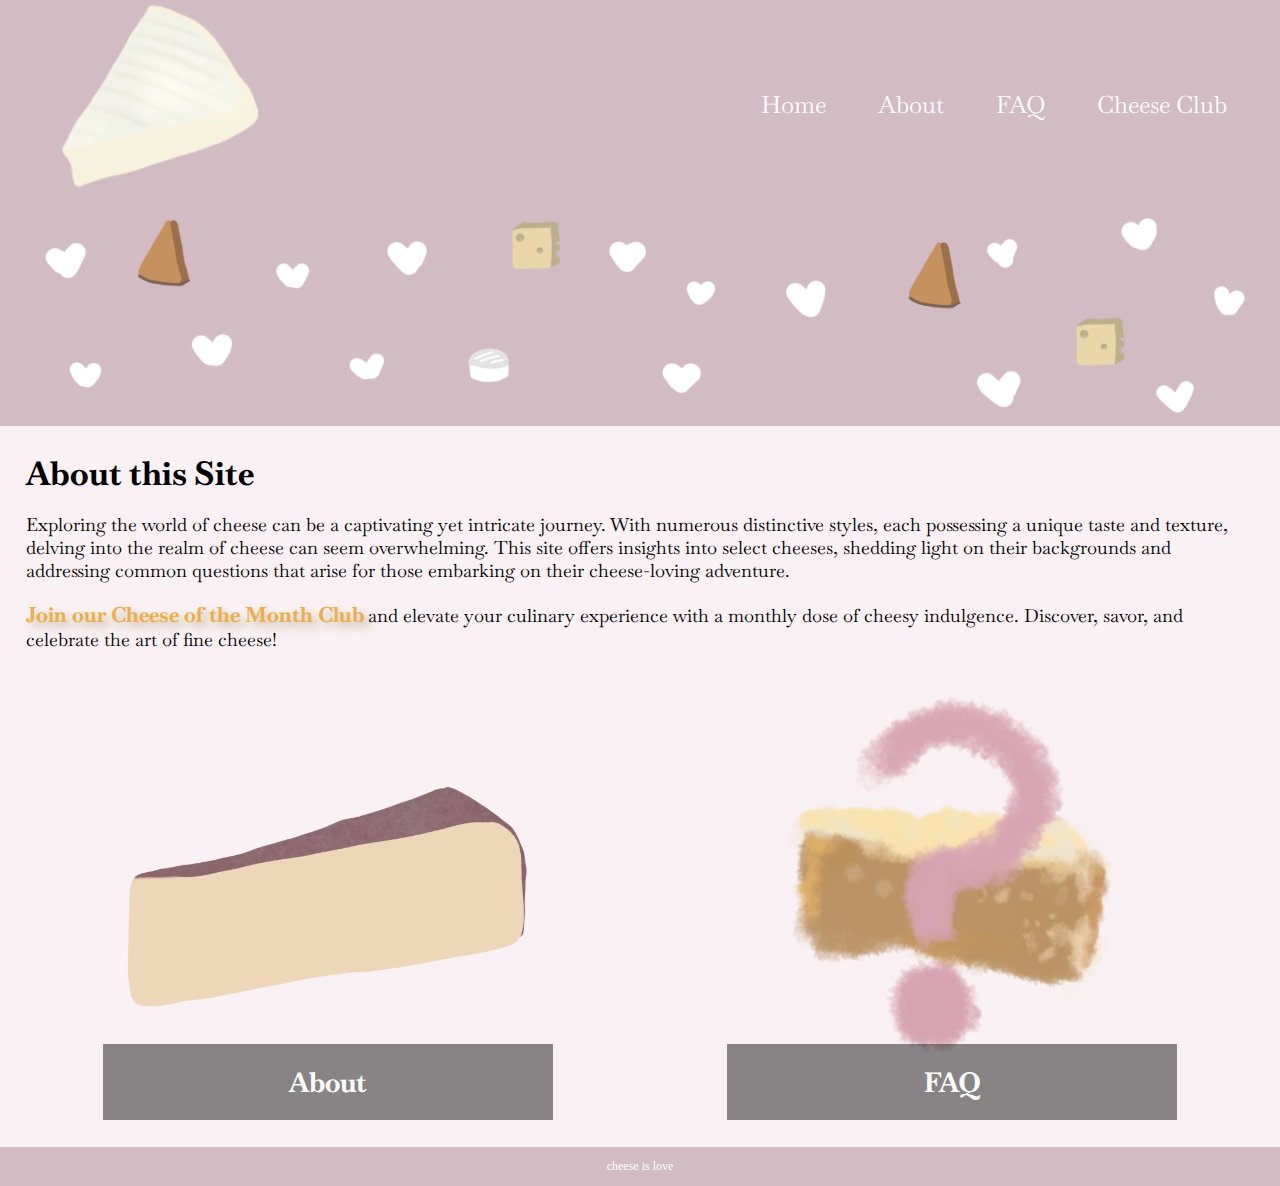
<file: index.html>
<!DOCTYPE html>
<!--This website was created by Megan Bawden-->
<html lang = "en">
<head>

	<title>Cheese</title>
	<meta charset="utf-8">
	<link rel="stylesheet" href="css/styles.css">
	<meta name="viewport" content="width=device-width, initial-scale=1">
	<link rel="preconnect" href="https://fonts.googleapis.com">
<link rel="preconnect" href="https://fonts.gstatic.com" crossorigin>
<link href="https://fonts.googleapis.com/css2?family=Baskervville&display=swap" rel="stylesheet">
	<link rel="shortcut icon" href="images/favicon.ico">
	<link rel="icon" type="image/png" sizes="32x32" href="images/favicon-32.png">
	<link rel="apple-touch-icon" sizes="180x180" href="images/apple-touch-icon.png"> 
	<link rel="icon" sizes="192x192" href="images/android-chrome-192.png"> 
	 	 
</head>
  

  
	<body>
	


	<div id = "container">

		 <!-- Use the header area for the website name or logo --> 
		<header>
		<a href = "index.html"><img src= "images/lilbrie.png" alt= "stars logo"></a>
		</header>
		
		<!-- Use the nav area to add hyperlinks to other pages within the website --> 	
		<nav>
			<ul>
				<li><a href="index.html">Home</a></li> 
				<li><a href="about.html">About</a></li>
				<li><a href="faq.html">FAQ</a></li>
				<li><a href="club.html">Cheese Club</a></li>
			</ul> 
		</nav>
		
		<!--hero image-->
		<div id = "hero" class="tablet-desktop">
			<img src="images/sm-chz-hearts.png"> 
		</div>
		<!-- Use the main area to add main content of the webpage--> 	
		<main>
		<div class="mobile">
			<h1>About this Site</h1>
			<p>Exploring the world of cheese can be a captivating yet intricate journey. With numerous distinctive styles, each possessing a unique taste and texture, delving into the realm of cheese can seem overwhelming. 
			This site offers insights into select cheeses, shedding light on their backgrounds and addressing common questions that arise for those embarking on their cheese-loving adventure. </p>
		</div>
		<div class = "tablet-desktop">	
			<h1>About this Site</h1>
			<p>Exploring the world of cheese can be a captivating yet intricate journey. With numerous distinctive styles, each possessing a unique taste and texture, delving into the realm of cheese can seem overwhelming. 
			This site offers insights into select cheeses, shedding light on their backgrounds and addressing common questions that arise for those embarking on their cheese-loving adventure.</p>
			
			
			
			
			<p> <a class= external-link href="club.html" id="popup-link"><span class = "action">Join our Cheese of the Month Club</span> </a> and elevate your culinary experience with a monthly dose of cheesy indulgence. Discover, savor, and celebrate the art of fine cheese!</p>
			
		</div>
			<div class="grid">
				<figure class="frame">
					<a href="about.html"><img src="images/merlot.png"></a> 
					<figcaption class="pic-text">About</figcaption> 
				</figure>
				<figure class="frame">
					<a href="faq.html"><img src="images/parmq.png"></a> 
					<figcaption class="pic-text">FAQ</figcaption> 
				</figure>
			</div>
			 
		</main>
		 <!-- Use the footer area to add webpage footer content --> 
		<footer>
			<p>cheese is love<p>
		</footer>
	
	</div>
	
</body>

</html>
</file>
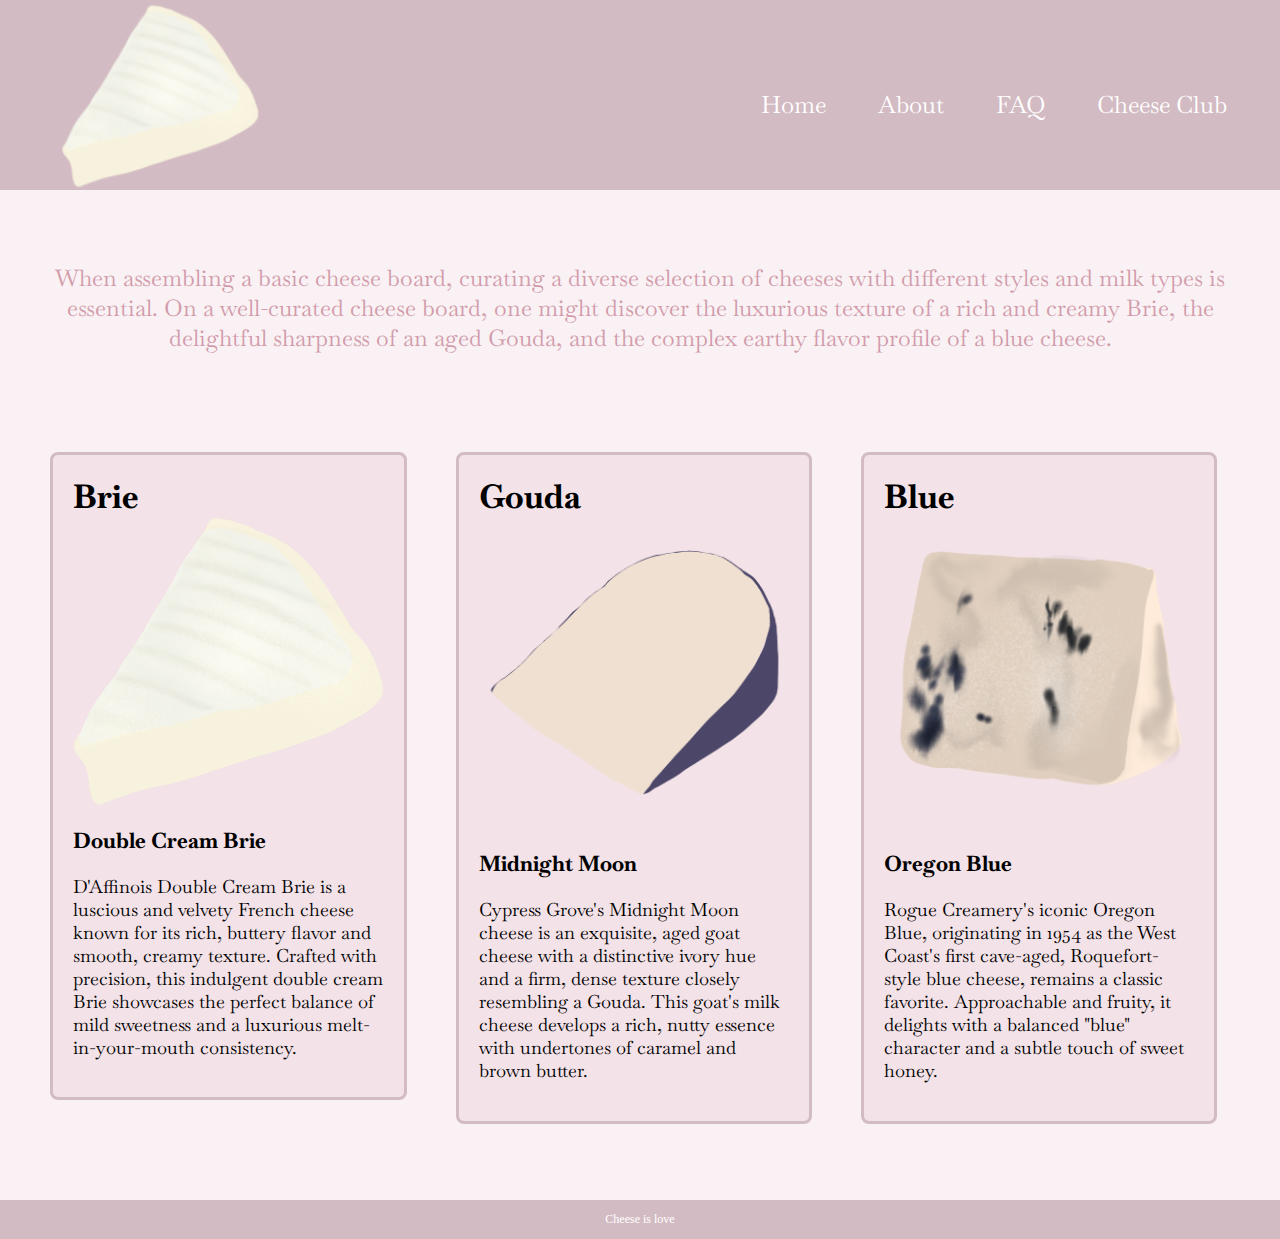
<file: about.html>
<!DOCTYPE html>
<!--This website was created by Megan Bawden-->
<html lang = "en">
<head>
	<title>Cheese</title>
	<meta charset="utf-8">
	<link rel="stylesheet" href="css/styles.css">
	<meta name="viewport" content="width=device-width, initial-scale=1">
	<link rel="preconnect" href="https://fonts.googleapis.com">
<link rel="preconnect" href="https://fonts.gstatic.com" crossorigin>
<link href="https://fonts.googleapis.com/css2?family=Baskervville&display=swap" rel="stylesheet">
	<link rel="shortcut icon" href="images/favicon.ico">
	<link rel="icon" type="image/png" sizes="32x32" href="images/favicon-32.png">
	<link rel="apple-touch-icon" sizes="180x180" href="images/apple-touch-icon.png"> 
	<link rel="icon" sizes="192x192" href="images/android-chrome-192.png"> 
	 
</head>
<body>

	<section id="container">

		 <!-- Use the header area for the website name or logo --> 
		<header>
		
		<a href = "index.html"><img src= "images/lilbrie.png" alt= "stars logo" ></a>
		</header>
			
		<!-- Use the nav area to add hyperlinks to other pages within the website --> 	
		<nav>
			<ul>
				<li><a href="index.html">Home</a></li> 
				<li><a href="about.html">About</a></li>
				<li><a href="faq.html">FAQ</a></li>
				<li><a href="club.html">Cheese Club</a></li>
			</ul> 
		</nav>
	</section>
		<!-- Use the main area to add main content of the webpage--> 	
		<main>
		<aside class = "grid-item5">
			
			<p>When assembling a basic cheese board, 
			curating a diverse selection of cheeses with different styles and milk types is essential.
			On a well-curated cheese board, one might discover the luxurious texture of a rich and creamy Brie, the delightful sharpness of an aged Gouda, 
			and the complex earthy flavor profile of a blue cheese. </p>
		</aside>
		<section id= "sky" class = "tablet-desktop">
		</section>
	
		
		<section id="sun">
			<h1>Brie</h1>
			
			<img src="images/brie.png" alt="taurus sun" class= "round">
			
			<h3>Double Cream Brie</h3>
			<p>D'Affinois Double Cream Brie is a luscious and velvety French cheese known for its rich, buttery flavor and smooth, 
			creamy texture. Crafted with precision, this indulgent double cream Brie showcases the perfect balance of mild sweetness
			and a luxurious melt-in-your-mouth consistency.</p>
		</section>
		
		<section id = "moon">
			<h1>Gouda</h1>
			<img src="images/midnight-moon.png" 
			alt="midnight moon cheese" class= "round" >
			<h3>Midnight Moon</h3>
			<p>Cypress Grove's Midnight Moon cheese is an exquisite,
			aged goat cheese with a distinctive ivory hue and a firm,
			dense texture closely resembling a Gouda. This goat's milk cheese develops a rich,
			nutty essence with undertones of caramel and brown butter. </p>
		</section>
		
		<section id="rising">
		<h1>Blue</h1>
		<img src="images/blue.png" alt="sagittarius" class="round">
		<h3>Oregon Blue</h3>
		<p> Rogue Creamery's iconic Oregon Blue, 
		originating in 1954 as the West Coast's first cave-aged, Roquefort-style blue cheese,
		remains a classic favorite. Approachable and fruity, it delights with a balanced "blue" 
		character and a subtle touch of sweet honey.</p>
		
		</section>
		<section id= "sky" class = "tablet-desktop">
		</section>
		
		
		</main>
		
		 <!-- Use the footer area to add webpage footer content --> 
		<footer>
			<p>Cheese is love<p>	
		</footer>
		
	
	
</body>
</html>
</file>
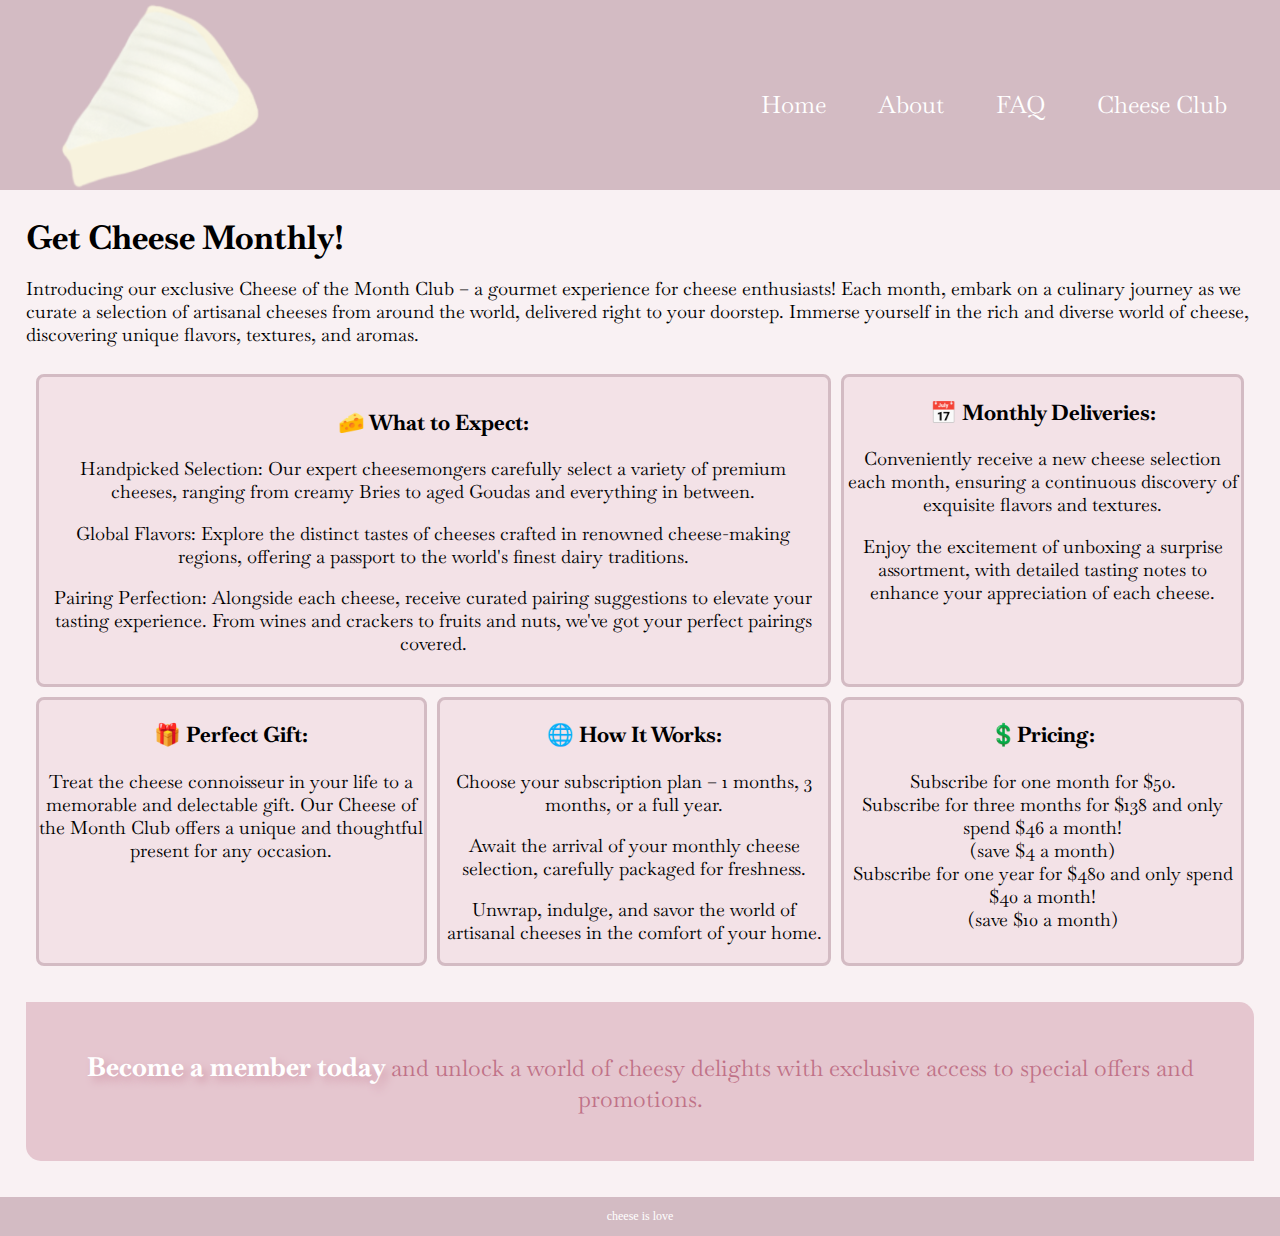
<file: club.html>
<!DOCTYPE html>
<!--This website was created by Megan Bawden-->
<html lang = "en">
<head>

	<title>Cheese</title>
	<meta charset="utf-8">
	<link rel="stylesheet" href="css/styles.css">
	<meta name="viewport" content="width=device-width, initial-scale=1">
	<link rel="preconnect" href="https://fonts.googleapis.com">
<link rel="preconnect" href="https://fonts.gstatic.com" crossorigin>
<link href="https://fonts.googleapis.com/css2?family=Baskervville&display=swap" rel="stylesheet">
	<link rel="shortcut icon" href="images/favicon.ico">
	<link rel="icon" type="image/png" sizes="32x32" href="images/favicon-32.png">
	<link rel="apple-touch-icon" sizes="180x180" href="images/apple-touch-icon.png"> 
	<link rel="icon" sizes="192x192" href="images/android-chrome-192.png"> 
	 	 
</head>
	<body>
	<div id = "container">
		 <!-- Use the header area for the website name or logo --> 
		<header>
		<a href = "index.html"><img src= "images/lilbrie.png" alt= "stars logo"></a>
		</header>
		<!-- Use the nav area to add hyperlinks to other pages within the website --> 	
		<nav>
			<ul>
				<li><a href="index.html">Home</a></li> 
				<li><a href="about.html">About</a></li>
				<li><a href="faq.html">FAQ</a></li>
				<li><a href="club.html">Cheese Club</a></li>
			</ul> 
		</nav>	
		<!--hero image
		<div id = "hero" class="tablet-desktop">
			<img src="images/hearts.png"> 
		</div>
		-->
		<!-- Use the main area to add main content of the webpage--> 	
		<main>
		<h1>Get Cheese Monthly!</h1>
			<p>Introducing our exclusive Cheese of the Month Club – a gourmet experience for cheese enthusiasts! Each month, embark on a culinary journey as we curate a selection of artisanal cheeses from around the world, 
			delivered right to your doorstep. Immerse yourself in the rich and diverse world of cheese, discovering unique flavors, textures, and aromas.</p>
			<div id = "abc">
		
		<div class="grid-container">
		<!--
			<div class="mobile">
				<div class = "grid-item">
				<h3>🧀 What to Expect:</h3>
				<p>Handpicked Selection: Our expert cheesemongers carefully select a variety of premium cheeses, ranging from creamy Bries to aged Goudas and everything in between.</p>
				<p>Global Flavors: Explore the distinct tastes of cheeses crafted in renowned cheese-making regions, offering a passport to the world's finest dairy traditions.</p>
				<p>Pairing Perfection: Alongside each cheese, receive curated pairing suggestions to elevate your tasting experience. From wines and crackers to fruits and nuts, we've got your perfect pairings covered.</p>
				</div>
			</div>
			
			<div class="tablet-desktop">
			-->
			<div class = "item1">
				<h3>🧀 What to Expect:</h3>
				<p>Handpicked Selection: Our expert cheesemongers carefully select a variety of premium cheeses, ranging from creamy Bries to aged Goudas and everything in between.</p>
				<p>Global Flavors: Explore the distinct tastes of cheeses crafted in renowned cheese-making regions, offering a passport to the world's finest dairy traditions.</p>
				<p>Pairing Perfection: Alongside each cheese, receive curated pairing suggestions to elevate your tasting experience. From wines and crackers to fruits and nuts, we've got your perfect pairings covered.</p>
				</div>

			
			<div class="grid-item">

				<h3>📅 Monthly Deliveries:</h3>
				<p>Conveniently receive a new cheese selection each month, ensuring a continuous discovery of exquisite flavors and textures.</p>
				<p>Enjoy the excitement of unboxing a surprise assortment, with detailed tasting notes to enhance your appreciation of each cheese.</p>
				
			</div>
			<div class="grid-item">
			
			<h3>🎁 Perfect Gift:</h3>
			<p>Treat the cheese connoisseur in your life to a memorable and delectable gift. Our Cheese of the Month Club offers a unique and thoughtful present for any occasion.</p>
		
			</div>
			<!--
			<div class="item2">
			<img src="images/cu.jpeg">
			</div>
			-->
			
			<div class="grid-item">
			<h3>🌐 How It Works:</h3>
				<p>Choose your subscription plan – 1 months, 3 months, or a full year.</p>
				<p>Await the arrival of your monthly cheese selection, carefully packaged for freshness.</p>
				<p>Unwrap, indulge, and savor the world of artisanal cheeses in the comfort of your home.</p>
				
			</div>
			<div class="grid-item">
			<h3>💲Pricing:</h3>
			<section id="blackboard"></section>
			</div>	
			
		</div>
			
			
			<section id=sky></section>
			<aside class = "grid-item6">
			<p> <a class= external-link href="#" id="popup-link"><span class = "action">Become a member today</span>
			</a> and unlock a world of cheesy delights with exclusive access to special offers and promotions.</p>
			</aside>
			<div id="popup-window" >
				<div id="pop" >
					<img src="images/ad.jpeg" class = "ads"> 
	
					<h1>Become A Member!</h1>
					<p>Sign up for news and special offers. Receive emails or texts about our latest sales, new arrivals and special offers.</p>
					
					<section id="blackboard"></section>
					
					<div id = "ty">
					<label for="fname">Start saving now!</label>
		            <input type="text" id="fname" name="fname"  placeholder="Email"><button id = "submit-button">Sign up</button> <br><br>
					</div>
					<div id = "share">
					<p>Thank you!</p>
					</div>
					<button id="close-button">Close</button>
				</div> 
			</div> 
			<script src="js/pop.js"></script>		 
		</main>
		 <!-- Use the footer area to add webpage footer content --> 
		<footer>
			<p>cheese is love<p>
		</footer>
	</div>	
</body>

</html>
</file>
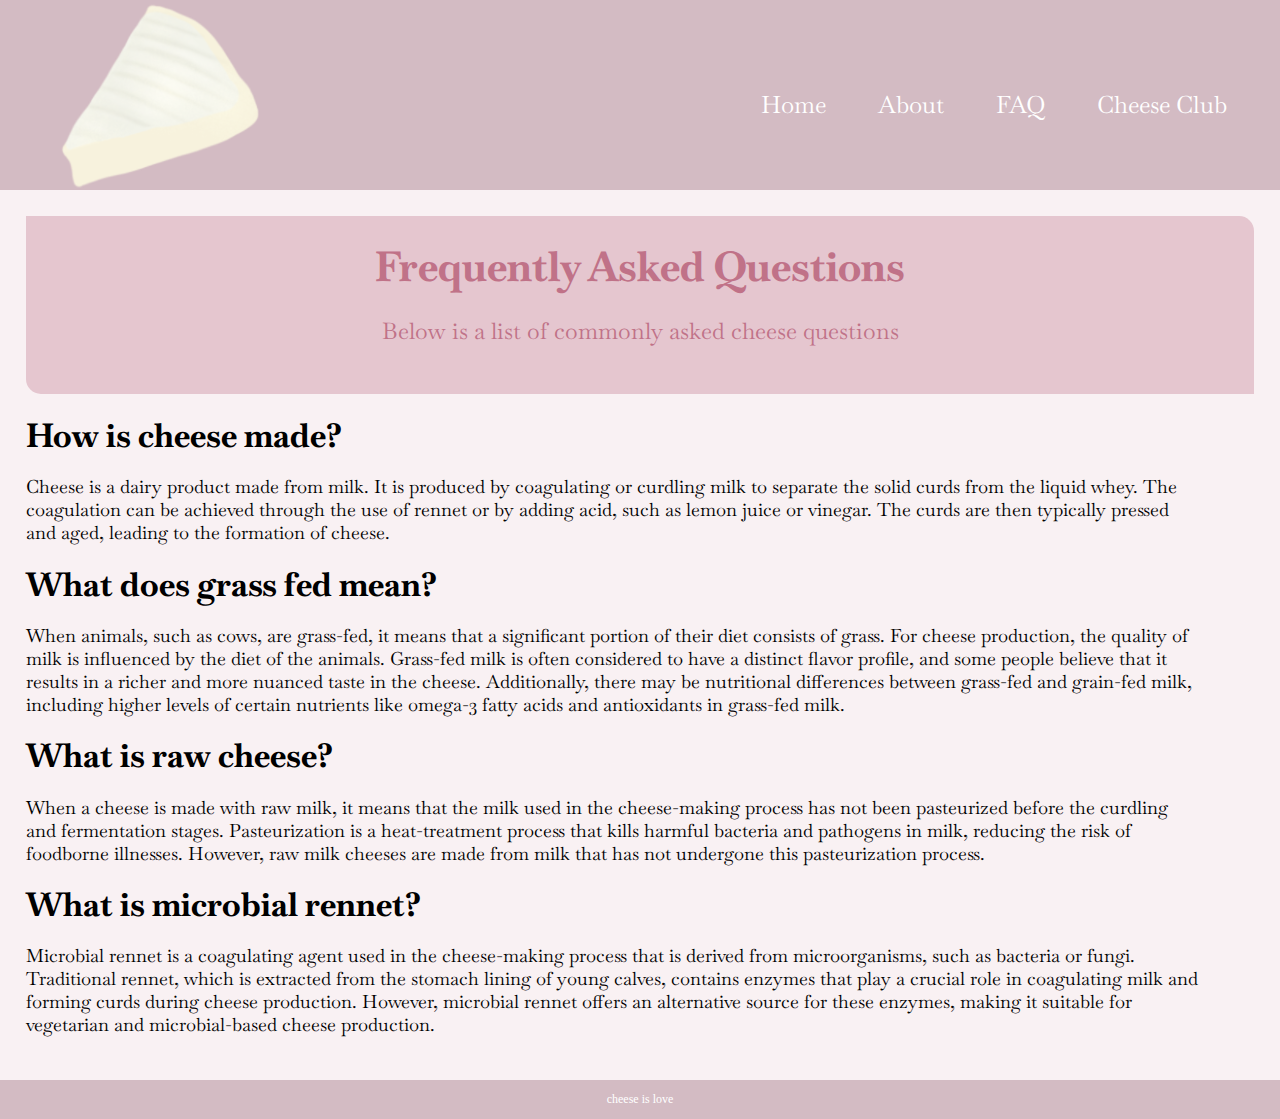
<file: faq.html>
<!DOCTYPE html>
<!--This website was created by Megan Bawden 2.12.2022-->
<html lang = "en">
<head>
	<title>Cheese</title>
	<meta charset="utf-8">
	<link rel="stylesheet" href="css/styles.css">
	<meta name="viewport" content="width=device-width, initial-scale=1">
<link rel="preconnect" href="https://fonts.googleapis.com">
<link rel="preconnect" href="https://fonts.gstatic.com" crossorigin>
<link href="https://fonts.googleapis.com/css2?family=Baskervville&display=swap" rel="stylesheet">
	<link rel="shortcut icon" href="images/favicon.ico">
	<link rel="icon" type="image/png" sizes="32x32" href="images/favicon-32.png">
	<link rel="apple-touch-icon" sizes="180x180" href="images/apple-touch-icon.png"> 
	<link rel="icon" sizes="192x192" href="images/android-chrome-192.png"> 
	 
</head>
<body>

	<div id="container">

		 <!-- Use the header area for the website name or logo --> 
		<header>
		<a href = "index.html"><img src= "images/lilbrie.png" alt= "stars logo"></a>
		</header>
			
		<!-- Use the nav area to add hyperlinks to other pages within the website --> 	
		<nav>
			<ul>
				<li><a href="index.html">Home</a></li> 
				<li><a href="about.html">About</a></li>
				<li><a href="faq.html">FAQ</a></li>
				<li><a href="club.html">Cheese Club</a></li>
			</ul> 
		</nav>
		<!-- Use the main area to add main content of the webpage--> 	
		<main class = "grid">
		<aside class = "grid-item4">
			<h1>Frequently Asked Questions</h1>
			<p>Below is a list of commonly asked cheese questions</p>
		</aside>
		
			<div class="mobile">
			
			<h1>How is cheese made?</h1>
			<p>Cheese is a dairy product made from milk.
			It is produced by coagulating or curdling milk to separate the solid curds from the liquid whey.
			The coagulation can be achieved through the use of rennet or by adding acid, such as lemon juice or vinegar.
			The curds are then typically pressed and aged, leading to the formation of cheese.</p>
			<h1>What does grass fed mean?</h1>
			<p> When animals, such as cows, are grass-fed, it means that a significant portion of their diet consists of grass.
			For cheese production, the quality of milk is influenced by the diet of the animals.
			Grass-fed milk is often considered to have a distinct flavor profile,
			and some people believe that it results in a richer and more nuanced taste in the cheese. 
			Additionally, there may be nutritional differences between grass-fed and grain-fed milk,
			including higher levels of certain nutrients like omega-3 fatty acids and antioxidants in grass-fed milk. </p>
			<h1>What is raw cheese?</h1>
			<p>When a cheese is made with raw milk, it means that the milk used in the cheese-making process has not been pasteurized before the curdling and fermentation stages.
			Pasteurization is a heat-treatment process that kills harmful bacteria and pathogens in milk, 
			reducing the risk of foodborne illnesses. However, raw milk cheeses are made from milk 
			that has not undergone this pasteurization process. 
			</p>
			<h1>What is microbial rennet?</h1>
			<p>Microbial rennet is a coagulating agent used in the cheese-making process that is derived from microorganisms, such as bacteria or fungi. Traditional rennet,
			which is extracted from the stomach lining of young calves, contains enzymes that play a crucial role in coagulating milk 
			and forming curds during cheese production. However, microbial rennet offers an alternative source for these enzymes,
			making it suitable for vegetarian and microbial-based cheese production.</p>
			</div>
		<div class = "tablet-desktop">	

			<h1>How is cheese made?</h1>
			<p>Cheese is a dairy product made from milk.
			It is produced by coagulating or curdling milk to separate the solid curds from the liquid whey.
			The coagulation can be achieved through the use of rennet or by adding acid, such as lemon juice or vinegar.
			The curds are then typically pressed and aged, leading to the formation of cheese.</p>
			<h1>What does grass fed mean?</h1>
			<p> When animals, such as cows, are grass-fed, it means that a significant portion of their diet consists of grass.
			For cheese production, the quality of milk is influenced by the diet of the animals.
			Grass-fed milk is often considered to have a distinct flavor profile,
			and some people believe that it results in a richer and more nuanced taste in the cheese. 
			Additionally, there may be nutritional differences between grass-fed and grain-fed milk,
			including higher levels of certain nutrients like omega-3 fatty acids and antioxidants in grass-fed milk. </p>
			<h1>What is raw cheese?</h1>
			<p>When a cheese is made with raw milk, it means that the milk used in the cheese-making process has not been pasteurized before the curdling and fermentation stages.
			Pasteurization is a heat-treatment process that kills harmful bacteria and pathogens in milk, 
			reducing the risk of foodborne illnesses. However, raw milk cheeses are made from milk 
			that has not undergone this pasteurization process. 
			</p>
			<h1>What is microbial rennet?</h1>
			<p>Microbial rennet is a coagulating agent used in the cheese-making process that is derived from microorganisms, such as bacteria or fungi. Traditional rennet,
			which is extracted from the stomach lining of young calves, contains enzymes that play a crucial role in coagulating milk 
			and forming curds during cheese production. However, microbial rennet offers an alternative source for these enzymes,
			making it suitable for vegetarian and microbial-based cheese production.</p>
		</div>
		
		</main>
		
		 <!-- Use the footer area to add webpage footer content --> 
			<footer>
			<p>cheese is love<p>
			</footer>
		
		
	</div>
	
</body>
</html>
</file>
<file: css/styles.css>
/*
Author: Megan Bawden
Date: 01.03.2024
File Name: styles.css
*/

/*CSS Reset */
body, header, nav, main, footer, h1, div, img, ul, figure, figcaption, section, article, aside {
	margin: 0;
	padding: 0;
	border: 0;
}
button  {
	background-color: #d3bbc3;
	font-family: 'Baskervville', serif;
	float: bottom;
	
}
button:hover {
	background-color: #fff;
	cursor: pointer; 
	
}




 /* Style rules for body and images */
body {
	background-color: #d3bbc3;
}

img {
	max-width:100%;
	display: block;
}

/* Style rule for box sizing applies to all elements */
*{
	box-sizing: border-box;
}
/*style rules for mobile viewport*/

/* Style rule for header */ 
header {
	top: 0;
	background-color: #d3bbc3;
	height: 190px;
}

header img {
	margin: 0 auto;
}

 /* Style rules for navigation area */ 
nav {
	padding: 1%;
	margin-bottom: 1%;	
}

nav ul {
	list-style-type: none;
	margin: 0;
	text-align: center;	
}

nav li {
	font-size: 1.5em;
	font-family: 'Baskervville', serif;
	border-top: 1px solid #fff;
}

nav li:first-child {
	border-top: none;
}

nav li a {
	display: block;
	color: #fff;
	padding: 0.5em 1em;
	text-decoration: none;	
}

#pop {
	position: center;
	background-color: #946173;
	
	background-size: cover;
	border: 1px solid black;
	max-width: 800px;
	min-width: 600px;
	min-height: 420px;
	 
	margin: auto;
	padding:10px;
	}
 #popup-window {
	 color: #fff;
	text-align: left;
	  position: fixed;
	  /*width: 600px;
	  height: 300px;
	  */
	  background-color: rgba(0, 0, 0, 0.5);
	  border: 1px solid black;
	  padding: 70px;
	  margin: auto;
	  top: 0;
	  right: 0;
	  bottom: 0;
	  left: 0;
	  z-index: 10;
	  display: none;
	}
	.ads {
		margin: auto;
		max-width: 300px;
		max-height: 400px;
		float: right;
		z-index:11;
		
	}
	#ty {
		
	}
	#share
	{
	 display: none;	
	}
	#opt {
		list-style-type: none;
		margin: 0;
		text-align: left;	
		display: block;
	    color: #fff;
	    padding: 0.5em 1em;
	    text-decoration: none;
		padding-left: 0;
	}
	.b {
		padding: 0.5em 1em;
	}
	
	b:hover {
		padding: 0.5em 1em;
		color: #000;
		background-color: #fff;
		cursor: pointer;
	}
#abc
{
	padding-bottom: 10px;
}
	
	
#hotelName {
  text-transform: uppercase;
  text-align: left; 
  max-width: 400px;
  font-size: 120%;
  margin-top: 10px;
  border-top: 1px solid #fff;
  border-bottom: 1px solid #fff; 
  padding: 10px 0;}

#hotel1 {
  margin-top: 1em; 
  border-top: 1px solid #fff; 
  padding-top: 1em;} 
#hotel2 {
  border-bottom: 1px solid #fff; 
  padding-bottom: 1em;}

#rooms {
  font-size: 440%;
  color: #ffb87a;
  display: inline-block;
  margin: 0;}

#roomRate{
  text-decoration: line-through;
  display: inline-block;
  float: left;
  padding-top: 10px;}

#specialRate {  
  font-size: 440%;
  color: #ffb87a;
  display: inline-block;
  padding: 10px 0 20px 0;
  margin: 0;}

#offerEnds {
  text-transform: uppercase;
  color: #ffb87a;
  font-size: 75%;}

/*show mobile class, hide tablet-desktop class*/
.mobile {
	display: block;
}

.tablet-desktop {
	display: none;
}

/* Style rules for main content */
main {
	background-color: #F9F1F3;
	padding: 2%;
	font-size: 1.15em;
	font-family: 'Baskervville', serif;
}

.mobile h3 {
	text-shadow: 5px 5px 8px #ccc;
}

article { 
	padding: 2%;
}

article h3 {
	text-align: center;
}

article img {
	margin: 0 auto;
}

article ul {
	margin-left: 10%;
}

article:nth-of-type(2) {
	background-color: rgba(203, 191, 234, 0.3);
}
	
.tel-link {
	background-color: #404040;
	padding: 2%;
	margin: 0 auto;
	width: 80%;
	text-align: center;
	border-radius: 5px;
}

.tel-link a {
	color: #fff;
	text-decoration: none;
	font-size: 1.5em;
	display: block;
}

.hours {
	margin-left: 10%;
}

.action {
	text-decoration: none;
	font-size: 1.15em;
	color: #EDAE49;
	font-weight: bold;
	text-shadow: 5px 5px 8px #C4B59E;
}


.frame {
	position: relative;
	max-width: 450px;
	margin: .2% auto;
}

.pic-text{
	position: absolute;
	bottom: 0;
	background: rgba(0,0,0,0.5);
	color: #fff;
	width: 100%;
	padding: 20px;
	text-align:center;
	font-family: 'Baskervville', serif;
	font-size: 1.5em;
	font-weight: bold;
}
	
#sun, #moon, #rising {
	margin: 0 2%;
	background-color: #F3E2E7;
	border: 3px solid #d3bbc3;
	border-radius: 8px;
	padding: 20px;
}

	
.grid-container {
  display: grid;
  grid-template-columns: auto;
  padding: 10px;
  gap: 10px;
}

.grid-item {
  
	background-color: #F3E2E7;
	border: 3px solid #d3bbc3;
	border-radius: 8px;
	/*padding: 20px;
	/*font-size: 30px;*/
	text-align: center;
}
.item1 {
		padding: 10px;
		background-color: #F3E2E7;
		border: 3px solid #d3bbc3;
		border-radius: 8px;
	
		text-align: center;
	}


.round {
	border-radius: 8px;
}

.external-link {
	color: #666600;
	font-weight: bold;
	text-decoration: none;
}
#contact {
	text-align: center;
}

#contact .contact-email-link {
	color: #666600;
	text-decoration: none;
}

.map {
	border: 2px solid #9899A0;
	width: 95%;
	height: 50%;
}

/* Style rules for footer content */
footer p {
		font-size: 0.75em;
		text-align: center;
		color: #fff;
		padding: 0 1em;
}

footer p a {
		color: #fff;
		text-decoration: none;
}

/* Media Query for Tablet Viewport */
 @media screen and (min-width: 630px), print
 {
	  /* Tablet Viewport: Show tablet-desktop class, hide mobile class */ 
	  .tablet-desktop {
		  display: block;
	  }
	  
	  .mobile { 
		display: none;
	  }
	  
	 /* Tablet Viewport: Style rule for header */
	 header {
		 padding-bottom: 2%;
	 }
	 
	 /* Tablet Viewport: Style rules for nav area */
	 nav li {
		 border-top: none;
		 display: inline-block;
		 border-right: 1px solid #fff;
	 }
	 
	 nav li:last-child {
		border-right: none;
	 }

	nav li a { 
		padding: 0.1em 0.75em;
	}
			
	/* Tablet Viewport: Style rules for main content area */
	
	main ul {
		margin: 0 0 4% 10%;
	}
	.grid-container {
	  
	  grid-template-columns: auto auto;
	 
	}
	
	
	
	.grid{
		display: grid;
		grid-template-columns: auto auto;
		grid-gap: 20px;
		
	}
	.item1 {
		padding: 10px;
		background-color: #F3E2E7;
		border: 3px solid #d3bbc3;
		border-radius: 8px;
		grid-column-start: 1;
		grid-column-end: 3;
		text-align: center;
	}
	.item2 {
	  
	  grid-column-start: 2;
	  grid-column-end: 4;
	}
	.pic-text {
		font-size: 1em;
		padding: 10px
	}
	aside{
		color: #C07288;
		text-align: center;
		font-size: 1.25em;	
		padding: 2%;
		background-color: rgba(210,155,171, 0.5);
		border-radius: 0 15px;	
		
	}
	
	.grid-item4 { 
		grid-column: 1 / span 3;
		
	}
	.grid-item5{
		color: rgba(210,155,171, 1);
		background-color:#F9F1F3 ;
		grid-column: 1 / span 3;
	}
	.grid-item6 .action{
		text-decoration: none;
		font-size: 1.15em;
		color: #fff;
		font-weight: bold;
		text-shadow: 5px 5px 8px rgb(210,155,171);
		
	}
	.grid-item6 .action:hover{
		color: #F9F1F3;
		text-shadow: 5px 5px 8px rgb(210,155,171);
		
	}
	
	#fact {
		
		color: #C07288;
		background-color: #F9F1F3;
	}
	#sky {
		color: #F9F1F3;
		clear: left;
		border-top: 1px solid #F9F1F3;
		border-bottom: 1px solid #F9F1F3;
		background: linear-gradient(#F9F1F3, #F9F1F3);
		background-color: #F9F1F3;
		padding: 1% 2%;
	}	

	#sky dt {
		font-weight: bold;
	}

	#sky dd {
		padding: 0.5% 1% 0;
	}
	#chz
	{
	padding: 1% 2%;	
	}
	
	.tel-num { 
		font-size: 1.25em;
	}
	
	.map {
		width: 600px;
		height: 450px;
	}
	 
 }
	   


 /* Media Query for Desktop Viewport */ 
	@media screen and (min-width: 1015px), print {
	/* Desktop Viewport: Style rule for header */
	.grid-container {
	  
	  grid-template-columns: auto auto auto;
	 
	}
	
		header {
			width: 25%;
			float: left;
			padding-bottom: 0;
		}
		
		nav { 
			float: right;
			width: 70%;
			margin: 4em 1em 0 0;
		}
			
		nav ul {
			text-align: right;
		}
		
		nav li {
			border: none;
		}
		
		nav li a {
			padding: 0.5em 1em;
		}
		
		nav li a:hover {
			color: #000;
			background-color: #fff;
			}
		
		/* Desktop Viewport: Style Rules for main content */
		main {
			clear: left;
		}
		
		main h1 {
			
			font-size: 1.8em;
		}
		
		article h3 {
			font-size: 1.75em;
		}
		
		.pic-text {
			font-size: 1.5em;
			padding: 20px;
		}
		
		.frame { 
			opacity: 0.9;
		}
		
		.frame:hover{
			opacity: 1;
			box-shadow: 8px 8px 10px #808080;
		}
		#sun, #moon, #rising{
			width: 29%;
			float: left;
			margin: 2%;
		}
		
		#sky { 
			clear: left;
		}
		
		/* Media Query for Large Desktop Viewports */
		 @media screen and (min-width: 1921px) {
			 
			 #container {
				 width: 1920px;
				 margin: 0 auto;
			 
				}
		 }
		 
		 /* Media Query for Print */ 
		 @media print {
			 body {
				  background-color: #fff;
				  color: #000;
			 }
		 }
		
  }
</file>
